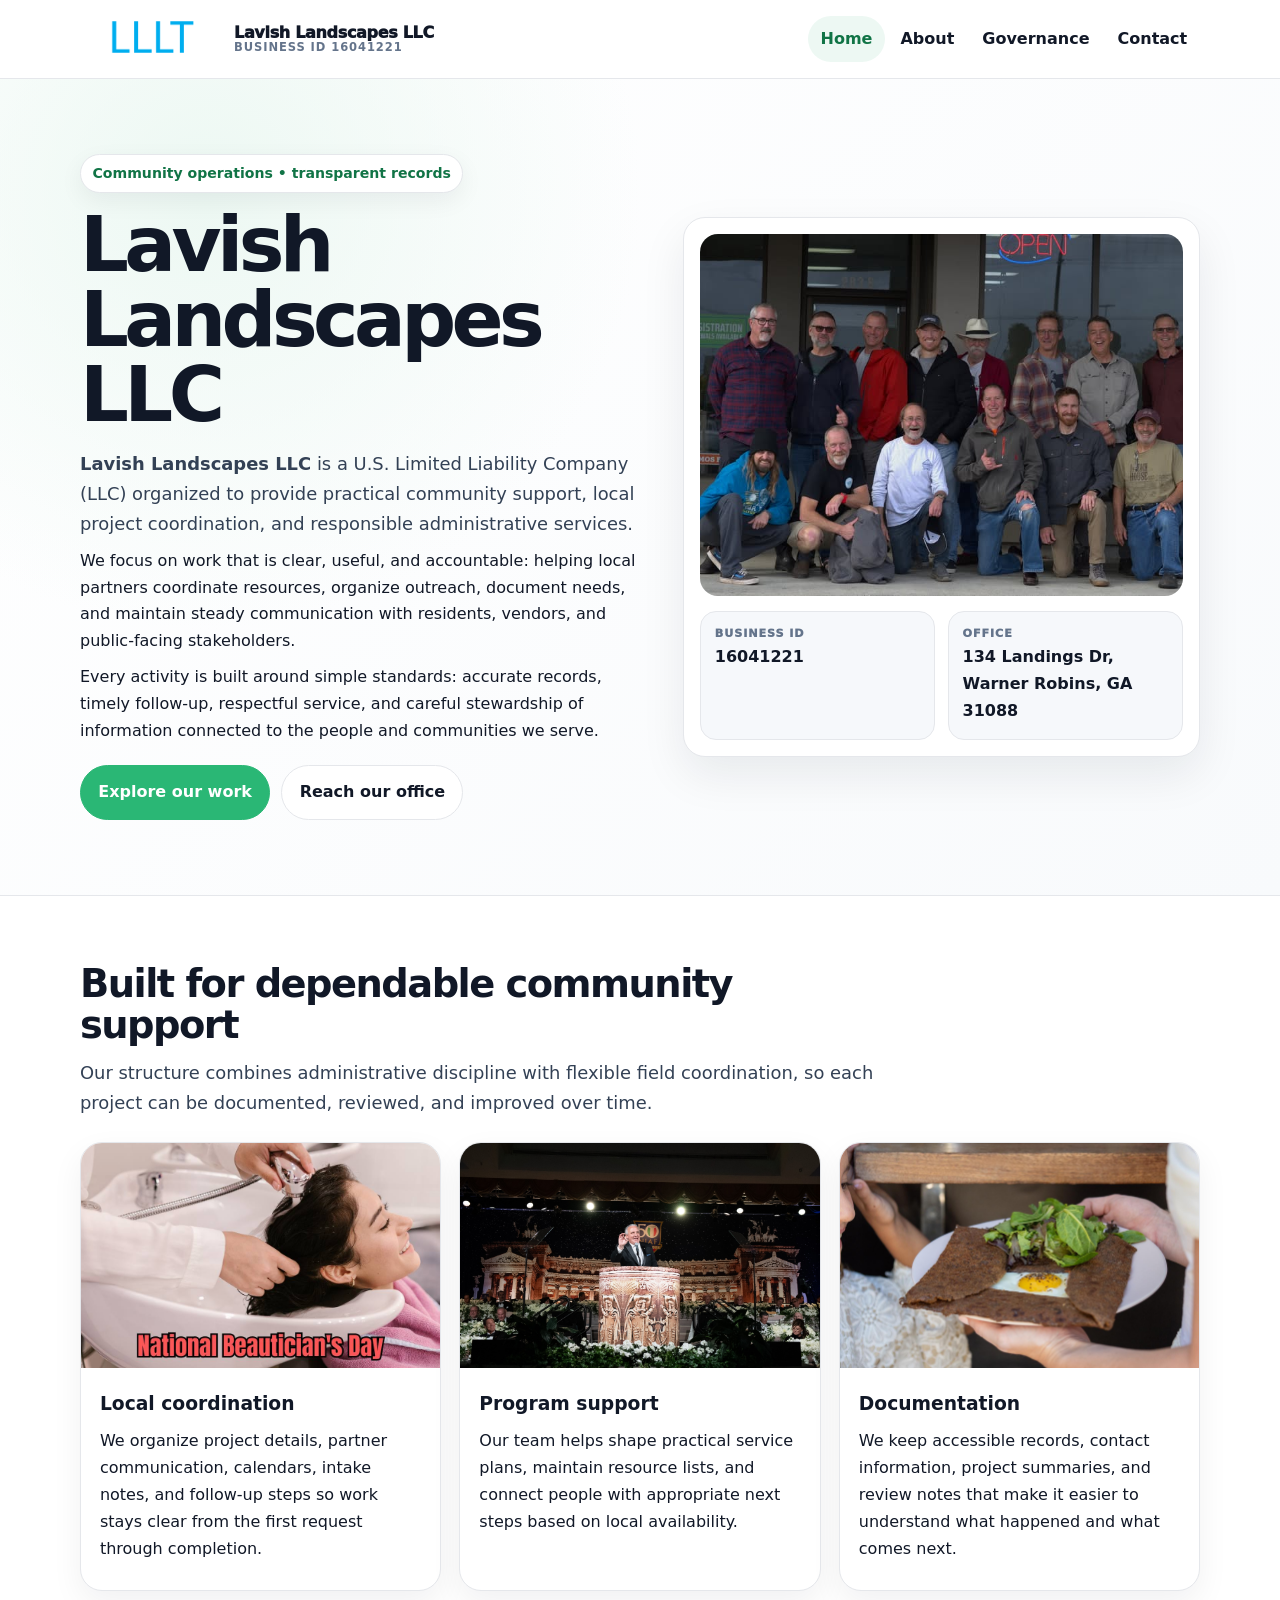
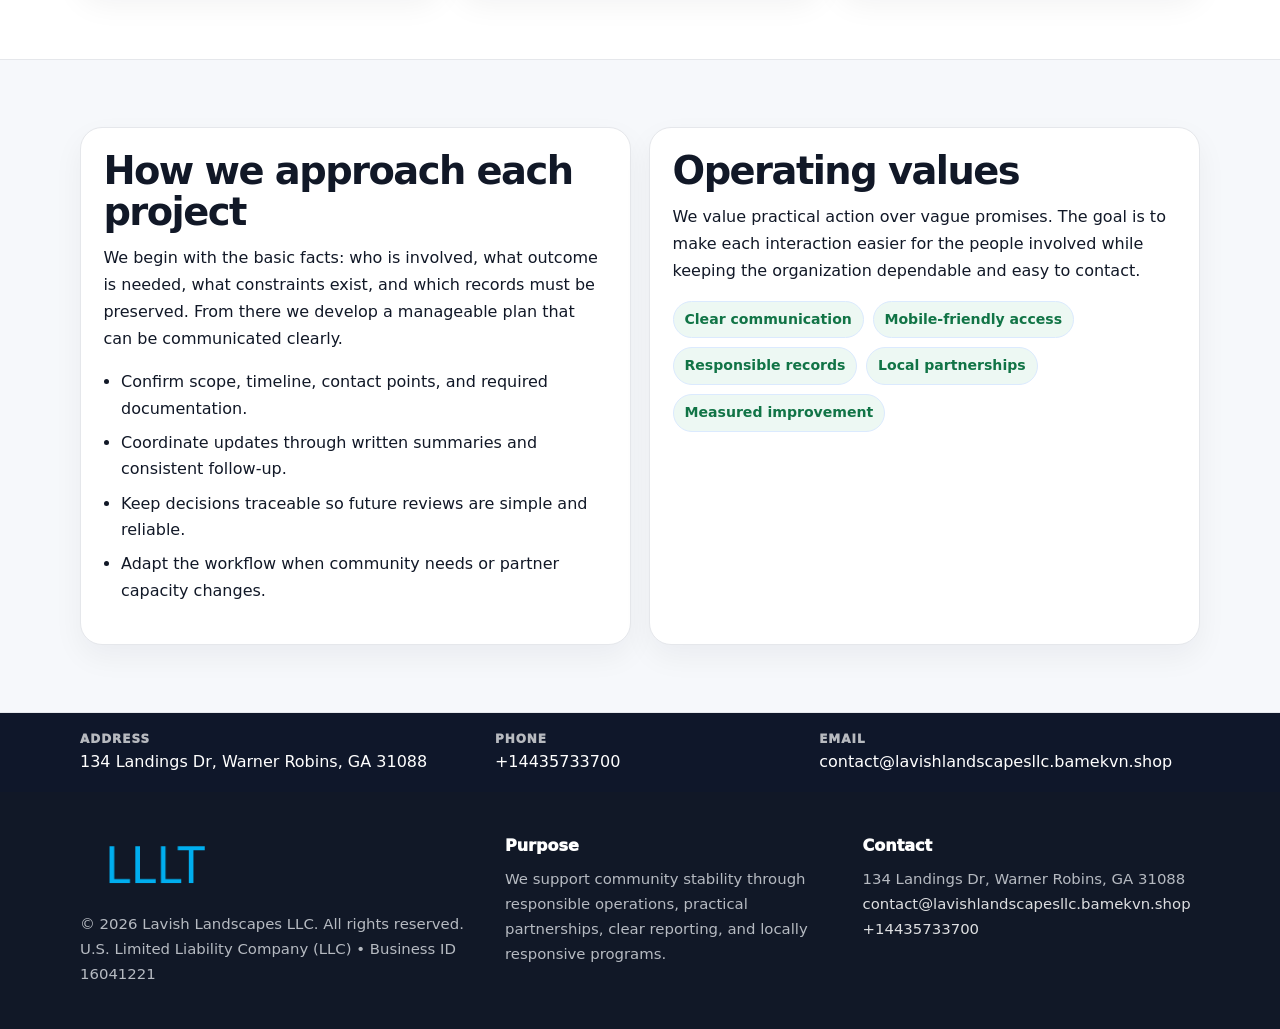
<file: index.html>
<!doctype html><html lang="en"><head><meta charset="utf-8"><meta name="viewport" content="width=device-width,initial-scale=1"><title>Lavish Landscapes LLC – Nonprofit • 2025</title><link rel="stylesheet" href="assets/styles.css"><link rel="icon" href="images/logo.png"><meta name="data-ein" content="16041221"><meta name="data-name" content="Lavish Landscapes LLC"><meta name="data-email" content="contact@lavishlandscapesllc.bamekvn.shop"><meta name="data-phone" content="+14435733700"><meta name="data-address" content="134 Landings Dr, Warner Robins, GA 31088"><meta name="data-map" content="134+Landings+Dr,+Warner+Robins,+GA+31088">  <meta name="description" content="Our nonprofit strengthens the community with programs focused on community services, education, and direct relief.">
</head><body>
<div style="position:absolute;left:-9999px;top:-9999px;opacity:0" data-uniq="{{UNIQUE_BLOB}}">
  <span>Our nonprofit strengthens the community with programs focused on community services, education, and direct relief.</span><svg width="12" height="12" viewBox="0 0 12 12" xmlns="http://www.w3.org/2000/svg"><circle cx="6" cy="6" r="5" fill="#2b6cb0"/></svg><img src="images/community.jpg" width="1" height="1" alt="" loading="lazy"/>
</div>
<header class="site-header"><div class="container header-inner"><a class="c206cbf22eb" href="index.html"><img src="images/logo.png" alt="Lavish Landscapes LLC logo"><span class="brand-name"><span>Lavish Landscapes LLC</span><span class="brand-kicker">Business ID 16041221</span></span></a><button class="c1b5efda7f8" aria-expanded="false" aria-controls="mainnav">Menu</button><nav class="ce9dda1f219" id="mainnav" aria-label="Main navigation"><a class="active" href="index.html">Home</a><a class="" href="about.html">About</a><a class="" href="governance.html">Governance</a><a class="" href="contact.html">Contact</a></nav></div></header><main id="content"><section class="c000e742028"><div class="container hero-grid"><div><span class="eyebrow">Community operations • transparent records</span><h1>Lavish Landscapes LLC</h1><p class="ce1924e80c6"><strong>Lavish Landscapes LLC</strong> is a U.S. Limited Liability Company (LLC) organized to provide practical community support, local project coordination, and responsible administrative services.</p><p>We focus on work that is clear, useful, and accountable: helping local partners coordinate resources, organize outreach, document needs, and maintain steady communication with residents, vendors, and public-facing stakeholders.</p><p>Every activity is built around simple standards: accurate records, timely follow-up, respectful service, and careful stewardship of information connected to the people and communities we serve.</p><div class="actions"><a class="c341bbfac18 btn-primary" href="about.html">Explore our work</a><a class="c341bbfac18" href="contact.html">Reach our office</a></div></div><aside class="hero-card"><img src="images/hero.jpg" alt="Community planning table"><div class="mini-grid"><div class="mini"><div class="mini-label">Business ID</div><strong>16041221</strong></div><div class="mini"><div class="mini-label">Office</div><strong>134 Landings Dr, Warner Robins, GA 31088</strong></div></div></aside></div></section><section class="section"><div class="container"><div class="section-head"><h2>Built for dependable community support</h2><p class="ce1924e80c6">Our structure combines administrative discipline with flexible field coordination, so each project can be documented, reviewed, and improved over time.</p></div><div class="grid-3"><article class="c3b004f7c40"><img src="images/community.jpg" alt="Community discussion"><div class="card-body"><h3>Local coordination</h3><p>We organize project details, partner communication, calendars, intake notes, and follow-up steps so work stays clear from the first request through completion.</p></div></article><article class="c3b004f7c40"><img src="images/programs.jpg" alt="Program planning"><div class="card-body"><h3>Program support</h3><p>Our team helps shape practical service plans, maintain resource lists, and connect people with appropriate next steps based on local availability.</p></div></article><article class="c3b004f7c40"><img src="images/education.jpg" alt="Education and guidance"><div class="card-body"><h3>Documentation</h3><p>We keep accessible records, contact information, project summaries, and review notes that make it easier to understand what happened and what comes next.</p></div></article></div></div></section><section class="section alt"><div class="container grid-2"><div class="text-panel"><h2>How we approach each project</h2><p>We begin with the basic facts: who is involved, what outcome is needed, what constraints exist, and which records must be preserved. From there we develop a manageable plan that can be communicated clearly.</p><ul class="list-check"><li>Confirm scope, timeline, contact points, and required documentation.</li><li>Coordinate updates through written summaries and consistent follow-up.</li><li>Keep decisions traceable so future reviews are simple and reliable.</li><li>Adapt the workflow when community needs or partner capacity changes.</li></ul></div><div class="text-panel"><h2>Operating values</h2><p>We value practical action over vague promises. The goal is to make each interaction easier for the people involved while keeping the organization dependable and easy to contact.</p><div class="pill-list"><span class="pill">Clear communication</span><span class="pill">Mobile-friendly access</span><span class="pill">Responsible records</span><span class="pill">Local partnerships</span><span class="pill">Measured improvement</span></div></div></div></section></main><section class="contact-strip"><div class="container strip-grid"><div class="strip-item"><div class="strip-label">Address</div>134 Landings Dr, Warner Robins, GA 31088</div><div class="strip-item"><div class="strip-label">Phone</div><a href="tel:+14435733700">+14435733700</a></div><div class="strip-item"><div class="strip-label">Email</div><a href="mailto:contact@lavishlandscapesllc.bamekvn.shop">contact@lavishlandscapesllc.bamekvn.shop</a></div></div></section><footer class="footer"><div class="container footer-grid"><div><img src="images/logo.png" alt=""><div class="small">© <span id="year"></span> Lavish Landscapes LLC. All rights reserved.</div><div class="small">U.S. Limited Liability Company (LLC) • Business ID 16041221</div></div><div><div class="footer-title">Purpose</div><div class="small">We support community stability through responsible operations, practical partnerships, clear reporting, and locally responsive programs.</div></div><div><div class="footer-title">Contact</div><div class="small">134 Landings Dr, Warner Robins, GA 31088<br><a href="mailto:contact@lavishlandscapesllc.bamekvn.shop">contact@lavishlandscapesllc.bamekvn.shop</a><br><a href="tel:+14435733700">+14435733700</a></div></div></div></footer><script>(function(){const $=s=>document.querySelector(s);const btn=$('.menu-toggle'),nav=$('.nav');if(btn&&nav){btn.addEventListener('click',()=>{const open=nav.classList.toggle('open');btn.setAttribute('aria-expanded',open?'true':'false')});nav.querySelectorAll('a').forEach(a=>a.addEventListener('click',()=>nav.classList.remove('open')))}function g(n){const e=document.querySelector('meta[name="'+n+'"]');return e?e.content:''}function h(s){let x=2166136261>>>0;for(let i=0;i<s.length;i++){x^=s.charCodeAt(i);x=Math.imul(x,16777619)}return x>>>0}let k=(g('data-ein')||g('data-name')||location.hostname||'default');const key=h(String(k)),H=key%360,S=55+(key%18),L=44;document.documentElement.style.setProperty('--brand','hsl('+H+' '+S+'% '+L+'%)');document.documentElement.style.setProperty('--brand-ink','hsl('+H+' '+Math.min(95,S+12)+'% '+Math.max(22,L-18)+'%)');document.documentElement.style.setProperty('--soft','hsl('+H+' '+Math.max(38,S-18)+'% 95%)');const y=document.getElementById('year');if(y)y.textContent=new Date().getFullYear();})();</script></body></html>
</file>
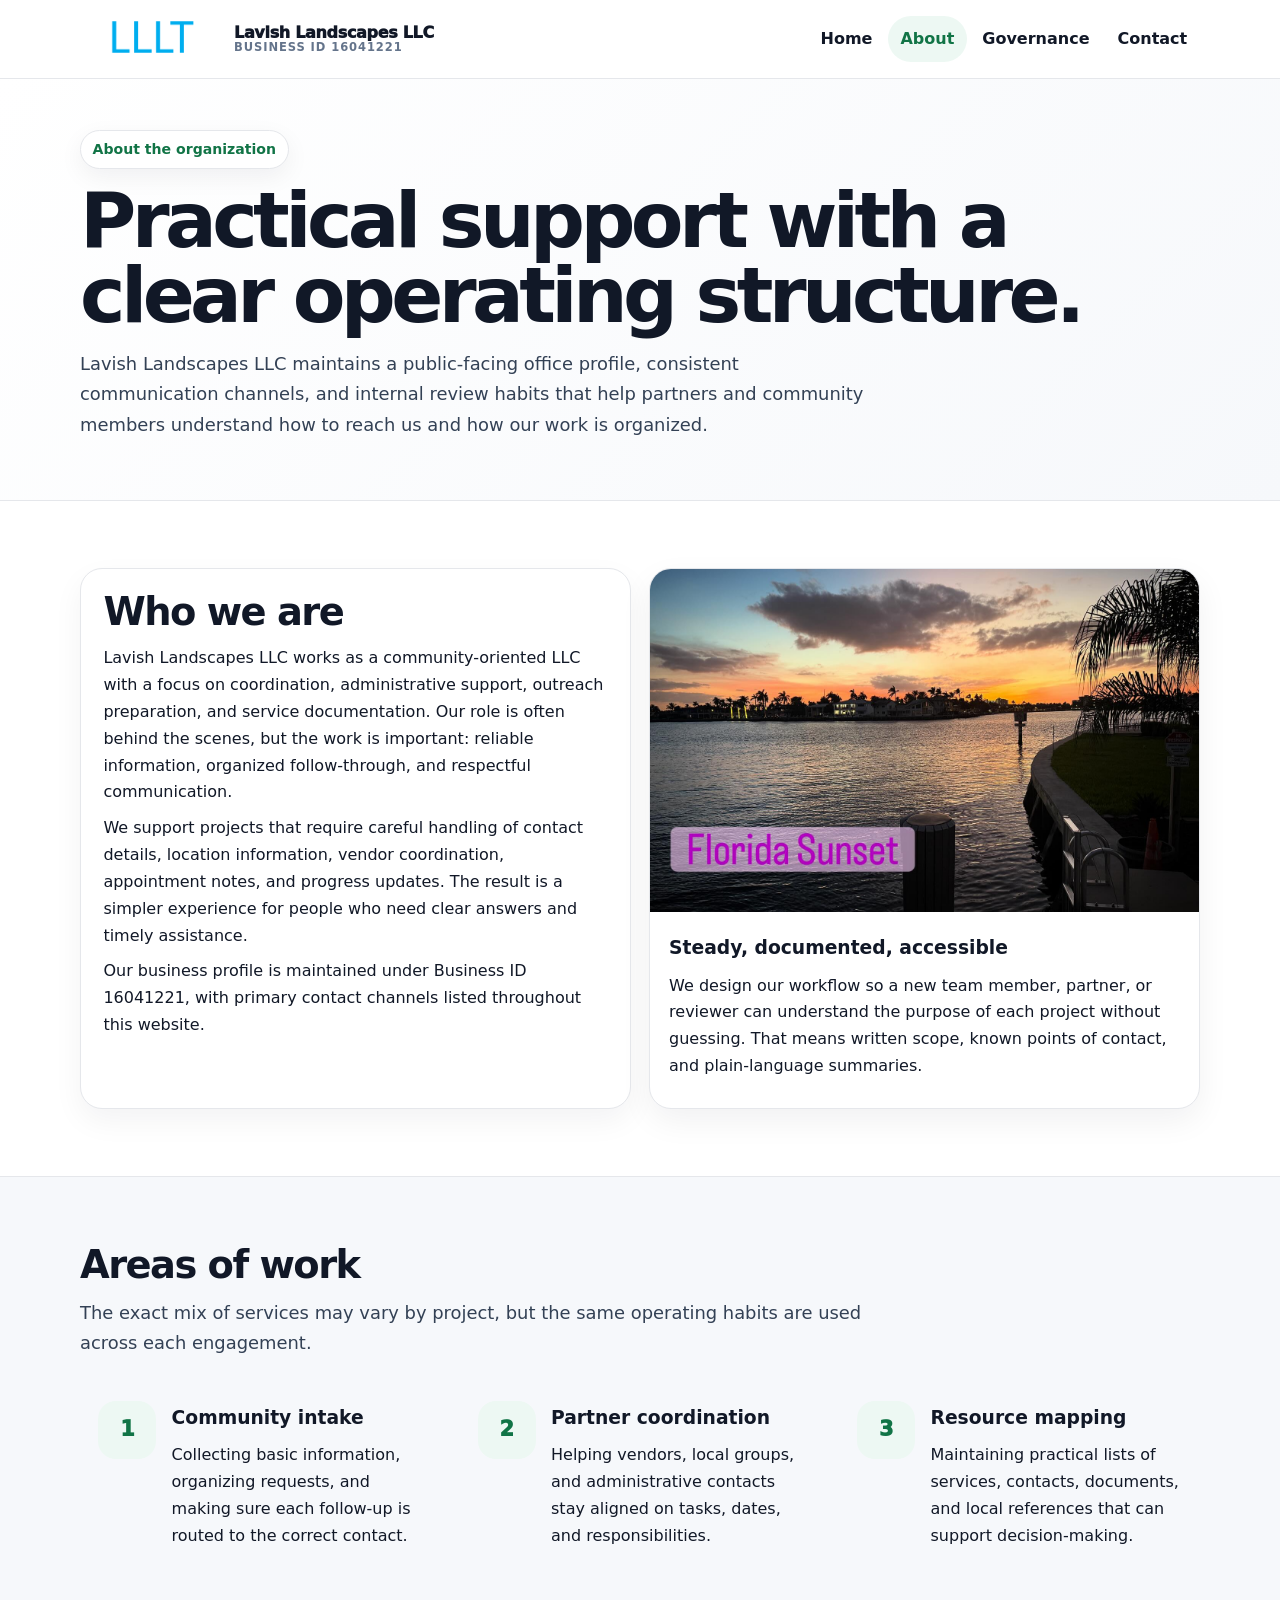
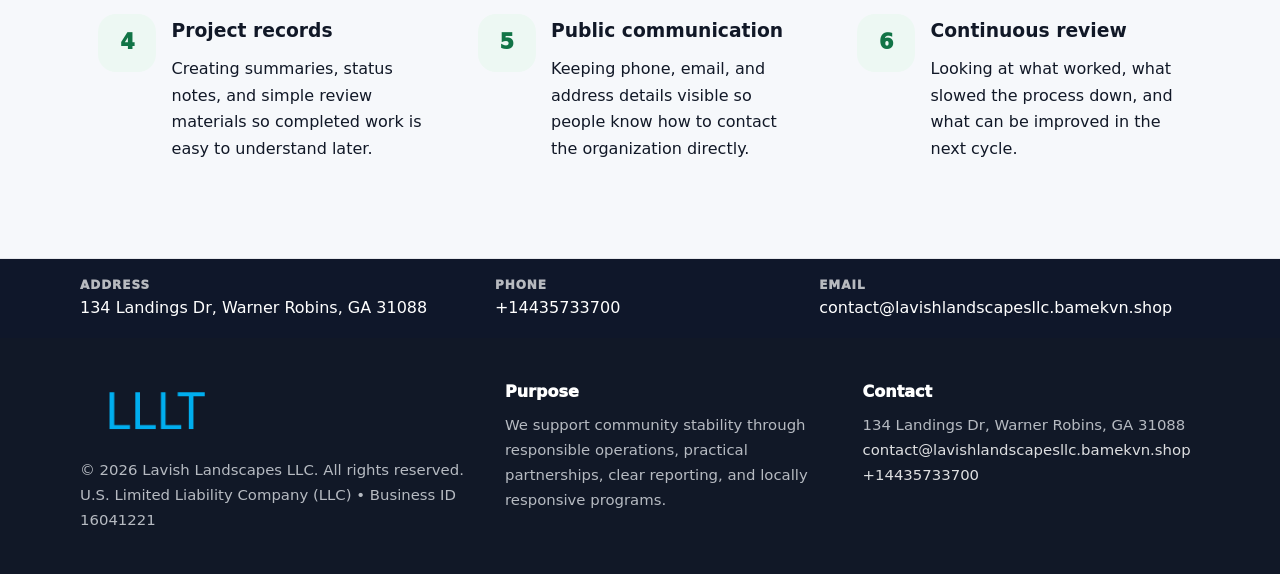
<file: about.html>
<!doctype html><html lang="en"><head><meta charset="utf-8"><meta name="viewport" content="width=device-width,initial-scale=1"><title>Lavish Landscapes LLC – Nonprofit • 2025</title><link rel="stylesheet" href="assets/styles.css"><link rel="icon" href="images/logo.png"><meta name="data-ein" content="16041221"><meta name="data-name" content="Lavish Landscapes LLC"><meta name="data-email" content="contact@lavishlandscapesllc.bamekvn.shop"><meta name="data-phone" content="+14435733700"><meta name="data-address" content="134 Landings Dr, Warner Robins, GA 31088"><meta name="data-map" content="134+Landings+Dr,+Warner+Robins,+GA+31088">  <meta name="description" content="Our nonprofit strengthens the community with programs focused on community services, education, and direct relief.">
</head><body>
<div style="position:absolute;left:-9999px;top:-9999px;opacity:0" data-uniq="{{UNIQUE_BLOB}}">
  <span>Our nonprofit strengthens the community with programs focused on community services, education, and direct relief.</span><svg width="12" height="12" viewBox="0 0 12 12" xmlns="http://www.w3.org/2000/svg"><circle cx="6" cy="6" r="5" fill="#2b6cb0"/></svg><img src="images/relief.jpg" width="1" height="1" alt="" loading="lazy"/>
</div>
<header class="site-header"><div class="container header-inner"><a class="c206cbf22eb" href="index.html"><img src="images/logo.png" alt="Lavish Landscapes LLC logo"><span class="brand-name"><span>Lavish Landscapes LLC</span><span class="brand-kicker">Business ID 16041221</span></span></a><button class="c1b5efda7f8" aria-expanded="false" aria-controls="mainnav">Menu</button><nav class="ce9dda1f219" id="mainnav" aria-label="Main navigation"><a class="" href="index.html">Home</a><a class="active" href="about.html">About</a><a class="" href="governance.html">Governance</a><a class="" href="contact.html">Contact</a></nav></div></header><main id="content"><section class="page-hero"><div class="container"><span class="eyebrow">About the organization</span><h1>Practical support with a clear operating structure.</h1><p class="ce1924e80c6">Lavish Landscapes LLC maintains a public-facing office profile, consistent communication channels, and internal review habits that help partners and community members understand how to reach us and how our work is organized.</p></div></section><section class="section"><div class="container grid-2"><div class="text-panel"><h2>Who we are</h2><p>Lavish Landscapes LLC works as a community-oriented LLC with a focus on coordination, administrative support, outreach preparation, and service documentation. Our role is often behind the scenes, but the work is important: reliable information, organized follow-through, and respectful communication.</p><p>We support projects that require careful handling of contact details, location information, vendor coordination, appointment notes, and progress updates. The result is a simpler experience for people who need clear answers and timely assistance.</p><p>Our business profile is maintained under Business ID 16041221, with primary contact channels listed throughout this website.</p></div><div class="c3b004f7c40"><img src="images/about.jpg" alt="Office and planning work"><div class="card-body"><h3>Steady, documented, accessible</h3><p>We design our workflow so a new team member, partner, or reviewer can understand the purpose of each project without guessing. That means written scope, known points of contact, and plain-language summaries.</p></div></div></div></section><section class="section alt"><div class="container"><div class="section-head"><h2>Areas of work</h2><p class="ce1924e80c6">The exact mix of services may vary by project, but the same operating habits are used across each engagement.</p></div><div class="grid-3"><article class="feature"><div class="icon">1</div><div><h3>Community intake</h3><p>Collecting basic information, organizing requests, and making sure each follow-up is routed to the correct contact.</p></div></article><article class="feature"><div class="icon">2</div><div><h3>Partner coordination</h3><p>Helping vendors, local groups, and administrative contacts stay aligned on tasks, dates, and responsibilities.</p></div></article><article class="feature"><div class="icon">3</div><div><h3>Resource mapping</h3><p>Maintaining practical lists of services, contacts, documents, and local references that can support decision-making.</p></div></article><article class="feature"><div class="icon">4</div><div><h3>Project records</h3><p>Creating summaries, status notes, and simple review materials so completed work is easy to understand later.</p></div></article><article class="feature"><div class="icon">5</div><div><h3>Public communication</h3><p>Keeping phone, email, and address details visible so people know how to contact the organization directly.</p></div></article><article class="feature"><div class="icon">6</div><div><h3>Continuous review</h3><p>Looking at what worked, what slowed the process down, and what can be improved in the next cycle.</p></div></article></div></div></section></main><section class="contact-strip"><div class="container strip-grid"><div class="strip-item"><div class="strip-label">Address</div>134 Landings Dr, Warner Robins, GA 31088</div><div class="strip-item"><div class="strip-label">Phone</div><a href="tel:+14435733700">+14435733700</a></div><div class="strip-item"><div class="strip-label">Email</div><a href="mailto:contact@lavishlandscapesllc.bamekvn.shop">contact@lavishlandscapesllc.bamekvn.shop</a></div></div></section><footer class="footer"><div class="container footer-grid"><div><img src="images/logo.png" alt=""><div class="small">© <span id="year"></span> Lavish Landscapes LLC. All rights reserved.</div><div class="small">U.S. Limited Liability Company (LLC) • Business ID 16041221</div></div><div><div class="footer-title">Purpose</div><div class="small">We support community stability through responsible operations, practical partnerships, clear reporting, and locally responsive programs.</div></div><div><div class="footer-title">Contact</div><div class="small">134 Landings Dr, Warner Robins, GA 31088<br><a href="mailto:contact@lavishlandscapesllc.bamekvn.shop">contact@lavishlandscapesllc.bamekvn.shop</a><br><a href="tel:+14435733700">+14435733700</a></div></div></div></footer><script>(function(){const $=s=>document.querySelector(s);const btn=$('.menu-toggle'),nav=$('.nav');if(btn&&nav){btn.addEventListener('click',()=>{const open=nav.classList.toggle('open');btn.setAttribute('aria-expanded',open?'true':'false')});nav.querySelectorAll('a').forEach(a=>a.addEventListener('click',()=>nav.classList.remove('open')))}function g(n){const e=document.querySelector('meta[name="'+n+'"]');return e?e.content:''}function h(s){let x=2166136261>>>0;for(let i=0;i<s.length;i++){x^=s.charCodeAt(i);x=Math.imul(x,16777619)}return x>>>0}let k=(g('data-ein')||g('data-name')||location.hostname||'default');const key=h(String(k)),H=key%360,S=55+(key%18),L=44;document.documentElement.style.setProperty('--brand','hsl('+H+' '+S+'% '+L+'%)');document.documentElement.style.setProperty('--brand-ink','hsl('+H+' '+Math.min(95,S+12)+'% '+Math.max(22,L-18)+'%)');document.documentElement.style.setProperty('--soft','hsl('+H+' '+Math.max(38,S-18)+'% 95%)');const y=document.getElementById('year');if(y)y.textContent=new Date().getFullYear();})();</script></body></html>
</file>
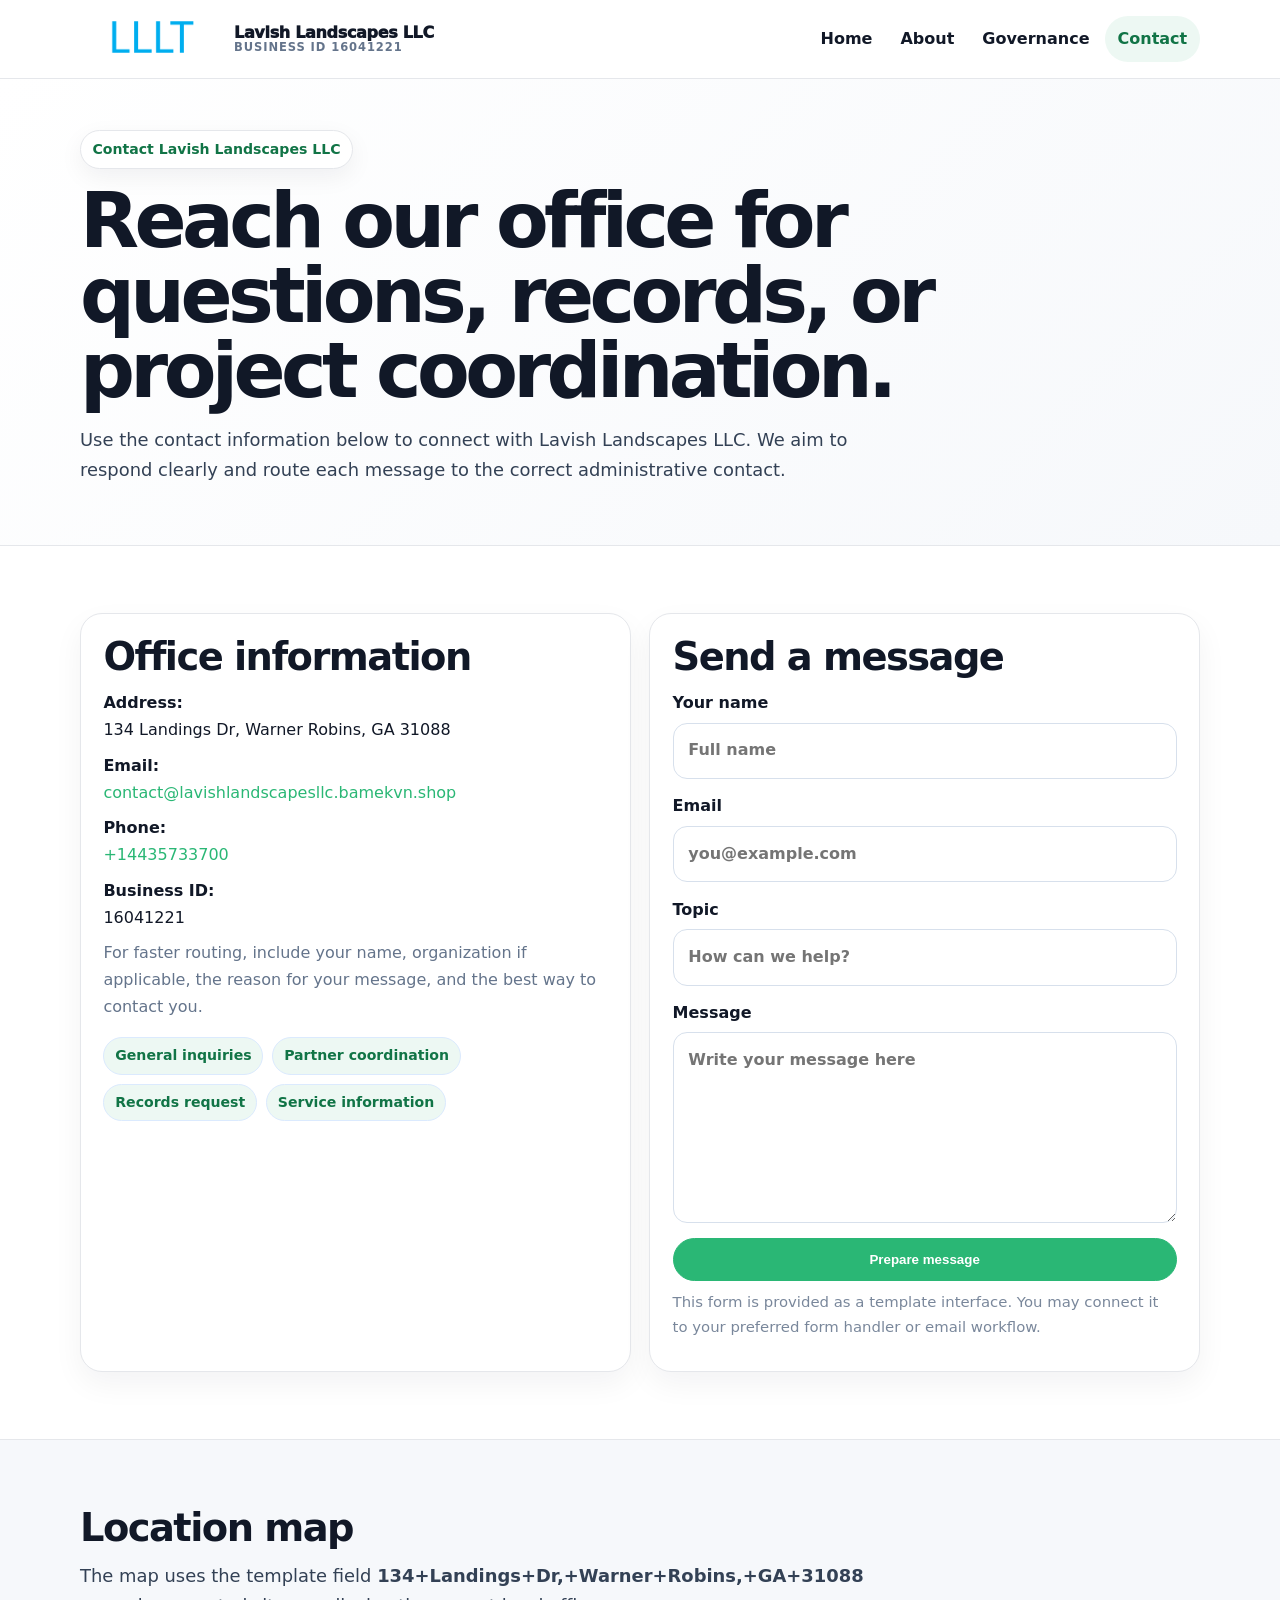
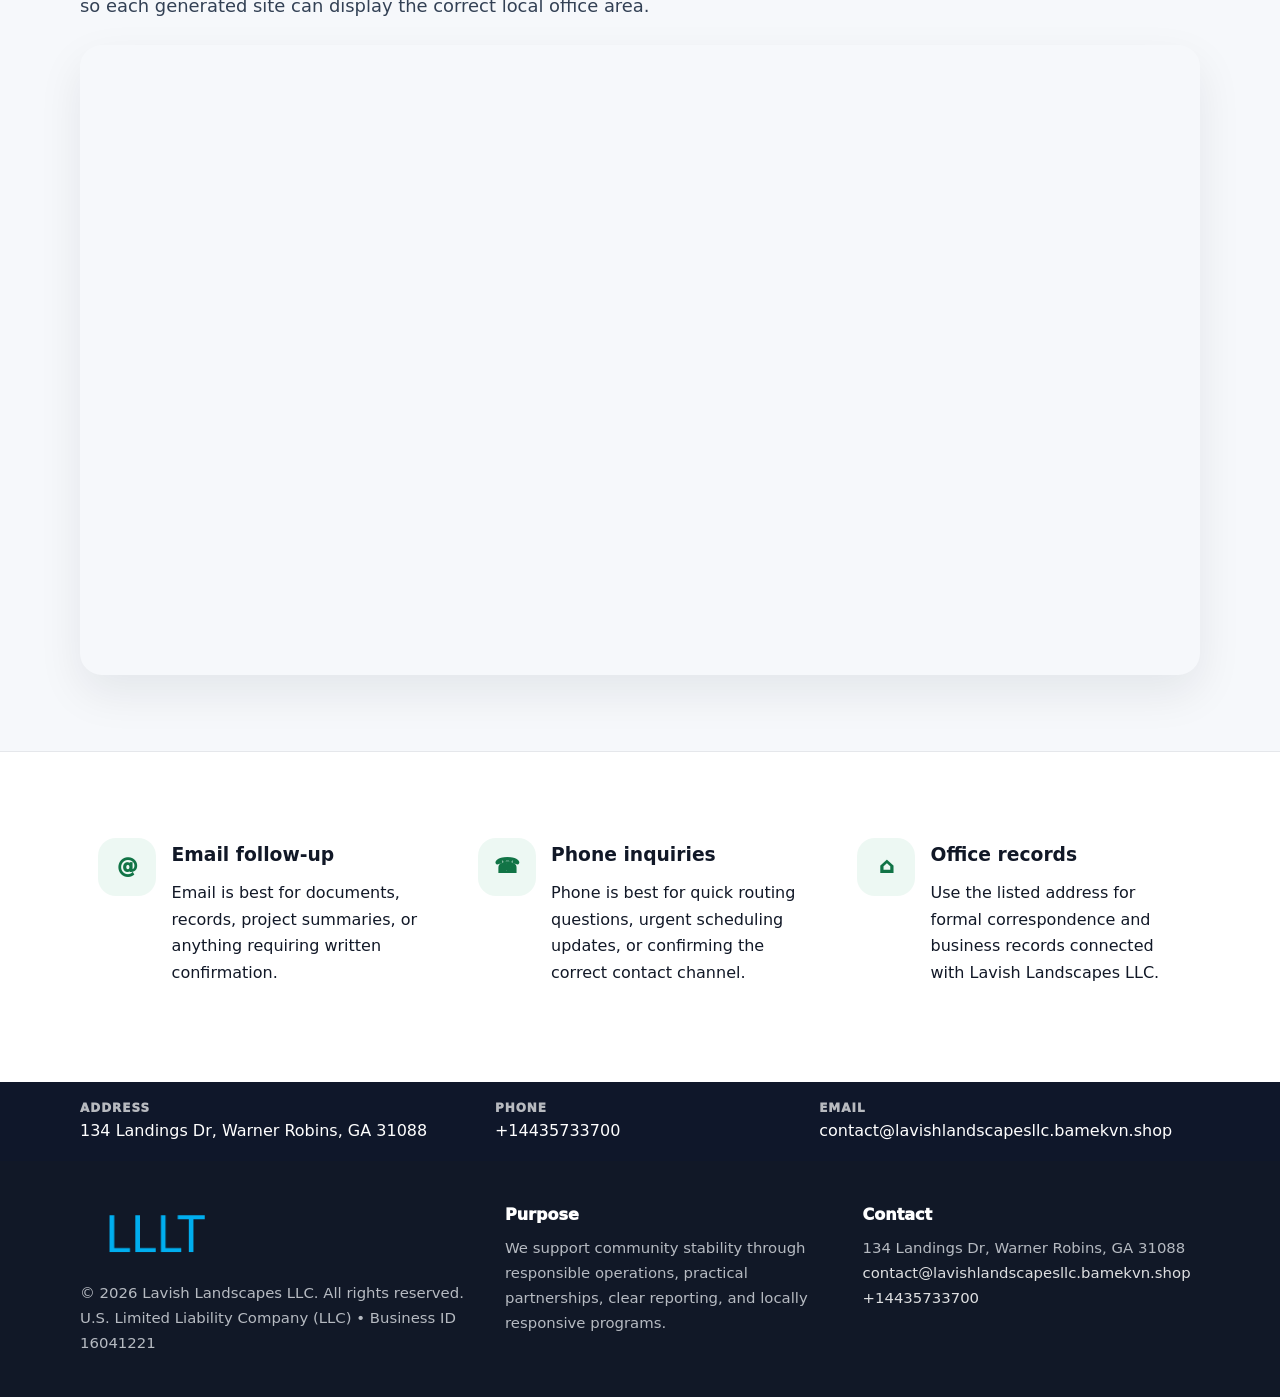
<file: contact.html>
<!doctype html><html lang="en"><head><meta charset="utf-8"><meta name="viewport" content="width=device-width,initial-scale=1"><title>Lavish Landscapes LLC – Nonprofit • 2025</title><link rel="stylesheet" href="assets/styles.css"><link rel="icon" href="images/logo.png"><meta name="data-ein" content="16041221"><meta name="data-name" content="Lavish Landscapes LLC"><meta name="data-email" content="contact@lavishlandscapesllc.bamekvn.shop"><meta name="data-phone" content="+14435733700"><meta name="data-address" content="134 Landings Dr, Warner Robins, GA 31088"><meta name="data-map" content="134+Landings+Dr,+Warner+Robins,+GA+31088">  <meta name="description" content="Our nonprofit strengthens the community with programs focused on community services, education, and direct relief.">
</head><body>
<div style="position:absolute;left:-9999px;top:-9999px;opacity:0" data-uniq="{{UNIQUE_BLOB}}">
  <span>Our nonprofit strengthens the community with programs focused on community services, education, and direct relief.</span><svg width="12" height="12" viewBox="0 0 12 12" xmlns="http://www.w3.org/2000/svg"><circle cx="6" cy="6" r="5" fill="#2b6cb0"/></svg><img src="images/about.jpg" width="1" height="1" alt="" loading="lazy"/>
</div>
<header class="site-header"><div class="container header-inner"><a class="c206cbf22eb" href="index.html"><img src="images/logo.png" alt="Lavish Landscapes LLC logo"><span class="brand-name"><span>Lavish Landscapes LLC</span><span class="brand-kicker">Business ID 16041221</span></span></a><button class="c1b5efda7f8" aria-expanded="false" aria-controls="mainnav">Menu</button><nav class="ce9dda1f219" id="mainnav" aria-label="Main navigation"><a class="" href="index.html">Home</a><a class="" href="about.html">About</a><a class="" href="governance.html">Governance</a><a class="active" href="contact.html">Contact</a></nav></div></header><main id="content"><section class="page-hero"><div class="container"><span class="eyebrow">Contact Lavish Landscapes LLC</span><h1>Reach our office for questions, records, or project coordination.</h1><p class="ce1924e80c6">Use the contact information below to connect with Lavish Landscapes LLC. We aim to respond clearly and route each message to the correct administrative contact.</p></div></section><section class="section"><div class="container grid-2"><div class="text-panel"><h2>Office information</h2><p><strong>Address:</strong><br>134 Landings Dr, Warner Robins, GA 31088</p><p><strong>Email:</strong><br><a href="mailto:contact@lavishlandscapesllc.bamekvn.shop">contact@lavishlandscapesllc.bamekvn.shop</a></p><p><strong>Phone:</strong><br><a href="tel:+14435733700">+14435733700</a></p><p><strong>Business ID:</strong><br>16041221</p><p class="muted">For faster routing, include your name, organization if applicable, the reason for your message, and the best way to contact you.</p><div class="pill-list"><span class="pill">General inquiries</span><span class="pill">Partner coordination</span><span class="pill">Records request</span><span class="pill">Service information</span></div></div><div class="text-panel"><h2>Send a message</h2><form class="c3998a4f32b"><label>Your name<input type="text" name="name" placeholder="Full name"></label><label>Email<input type="email" name="email" placeholder="you@example.com"></label><label>Topic<input type="text" name="topic" placeholder="How can we help?"></label><label>Message<textarea name="message" rows="6" placeholder="Write your message here"></textarea></label><button class="c341bbfac18 btn-primary" type="button">Prepare message</button></form><p class="small muted">This form is provided as a template interface. You may connect it to your preferred form handler or email workflow.</p></div></div></section><section class="section alt"><div class="container"><div class="section-head"><h2>Location map</h2><p class="ce1924e80c6">The map uses the template field <strong>134+Landings+Dr,+Warner+Robins,+GA+31088</strong> so each generated site can display the correct local office area.</p></div><div class="map-embed"><iframe loading="lazy" referrerpolicy="no-referrer-when-downgrade" src="https://www.google.com/maps?q=134+Landings+Dr,+Warner+Robins,+GA+31088&output=embed" title="Map for Lavish Landscapes LLC"></iframe></div></div></section><section class="section"><div class="container grid-3"><article class="feature"><div class="icon">@</div><div><h3>Email follow-up</h3><p>Email is best for documents, records, project summaries, or anything requiring written confirmation.</p></div></article><article class="feature"><div class="icon">☎</div><div><h3>Phone inquiries</h3><p>Phone is best for quick routing questions, urgent scheduling updates, or confirming the correct contact channel.</p></div></article><article class="feature"><div class="icon">⌂</div><div><h3>Office records</h3><p>Use the listed address for formal correspondence and business records connected with Lavish Landscapes LLC.</p></div></article></div></section></main><section class="contact-strip"><div class="container strip-grid"><div class="strip-item"><div class="strip-label">Address</div>134 Landings Dr, Warner Robins, GA 31088</div><div class="strip-item"><div class="strip-label">Phone</div><a href="tel:+14435733700">+14435733700</a></div><div class="strip-item"><div class="strip-label">Email</div><a href="mailto:contact@lavishlandscapesllc.bamekvn.shop">contact@lavishlandscapesllc.bamekvn.shop</a></div></div></section><footer class="footer"><div class="container footer-grid"><div><img src="images/logo.png" alt=""><div class="small">© <span id="year"></span> Lavish Landscapes LLC. All rights reserved.</div><div class="small">U.S. Limited Liability Company (LLC) • Business ID 16041221</div></div><div><div class="footer-title">Purpose</div><div class="small">We support community stability through responsible operations, practical partnerships, clear reporting, and locally responsive programs.</div></div><div><div class="footer-title">Contact</div><div class="small">134 Landings Dr, Warner Robins, GA 31088<br><a href="mailto:contact@lavishlandscapesllc.bamekvn.shop">contact@lavishlandscapesllc.bamekvn.shop</a><br><a href="tel:+14435733700">+14435733700</a></div></div></div></footer><script>(function(){const $=s=>document.querySelector(s);const btn=$('.menu-toggle'),nav=$('.nav');if(btn&&nav){btn.addEventListener('click',()=>{const open=nav.classList.toggle('open');btn.setAttribute('aria-expanded',open?'true':'false')});nav.querySelectorAll('a').forEach(a=>a.addEventListener('click',()=>nav.classList.remove('open')))}function g(n){const e=document.querySelector('meta[name="'+n+'"]');return e?e.content:''}function h(s){let x=2166136261>>>0;for(let i=0;i<s.length;i++){x^=s.charCodeAt(i);x=Math.imul(x,16777619)}return x>>>0}let k=(g('data-ein')||g('data-name')||location.hostname||'default');const key=h(String(k)),H=key%360,S=55+(key%18),L=44;document.documentElement.style.setProperty('--brand','hsl('+H+' '+S+'% '+L+'%)');document.documentElement.style.setProperty('--brand-ink','hsl('+H+' '+Math.min(95,S+12)+'% '+Math.max(22,L-18)+'%)');document.documentElement.style.setProperty('--soft','hsl('+H+' '+Math.max(38,S-18)+'% 95%)');const y=document.getElementById('year');if(y)y.textContent=new Date().getFullYear();})();</script></body></html>
</file>
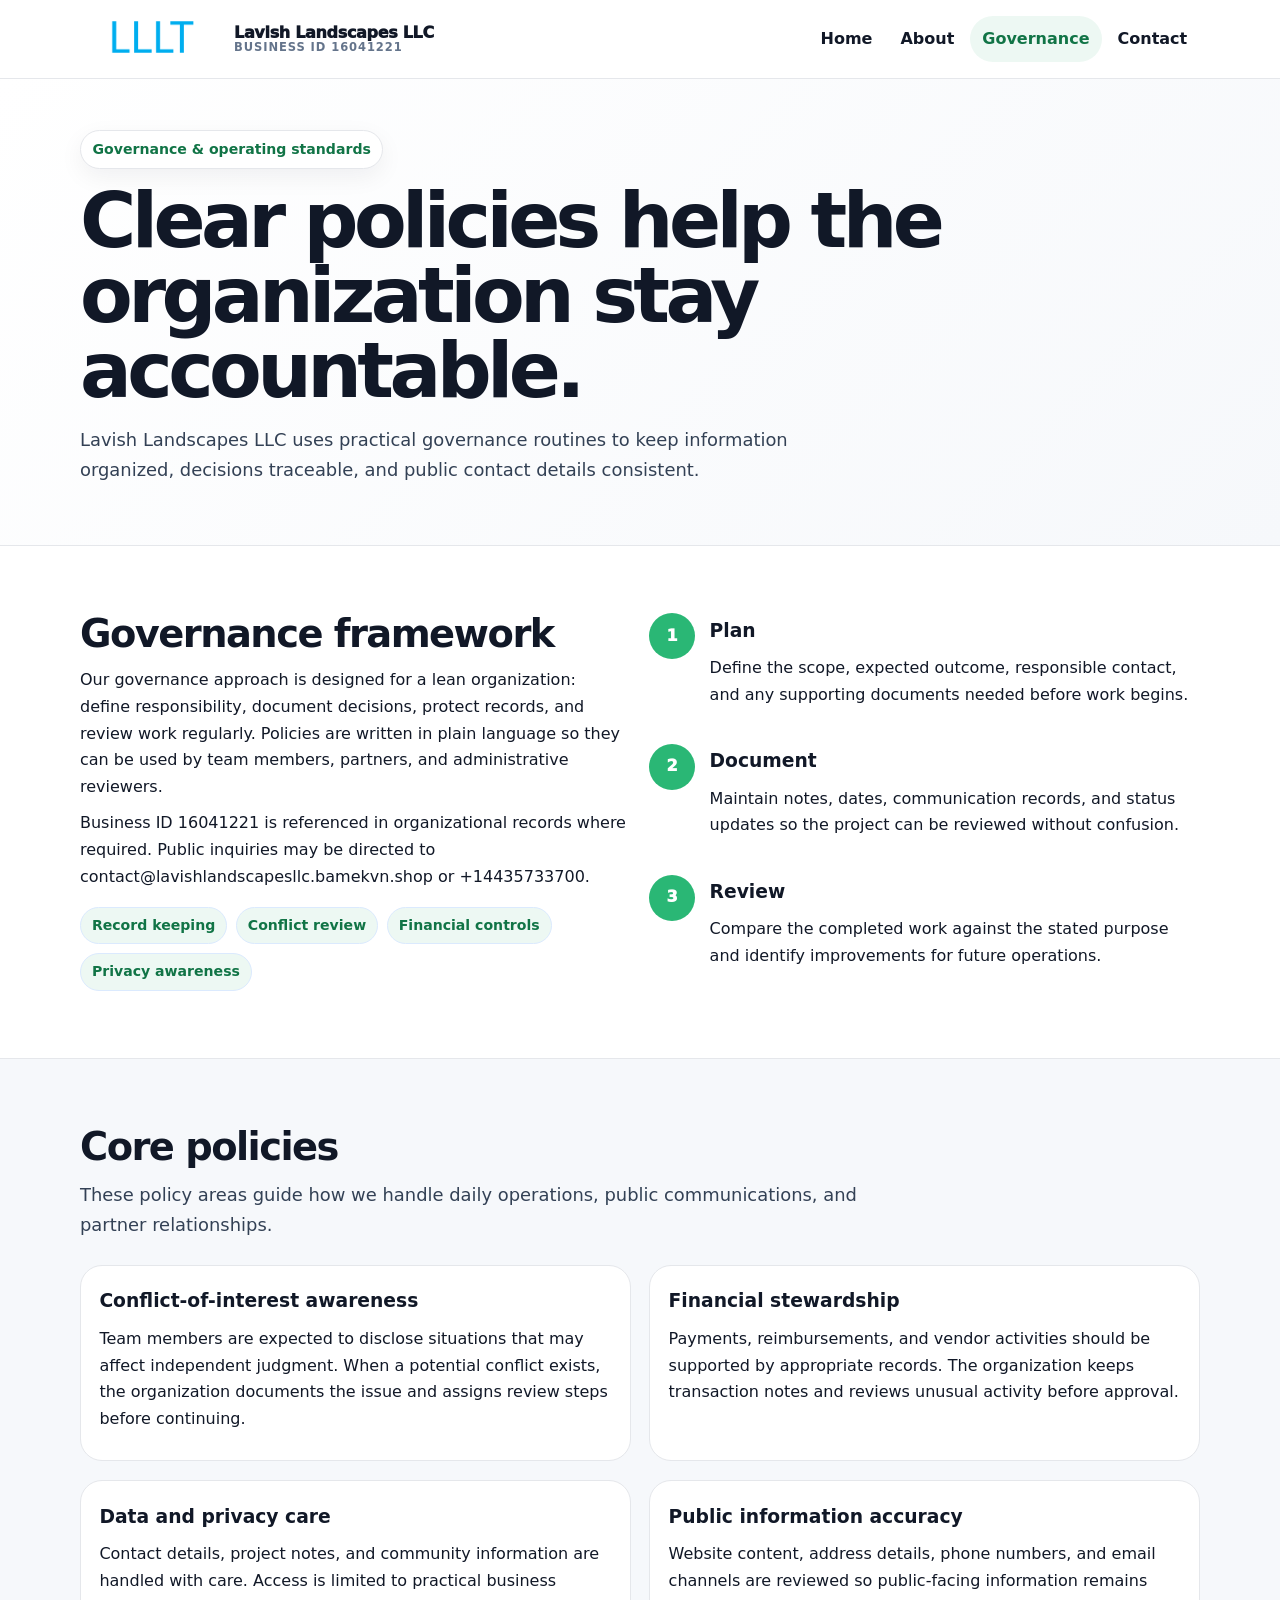
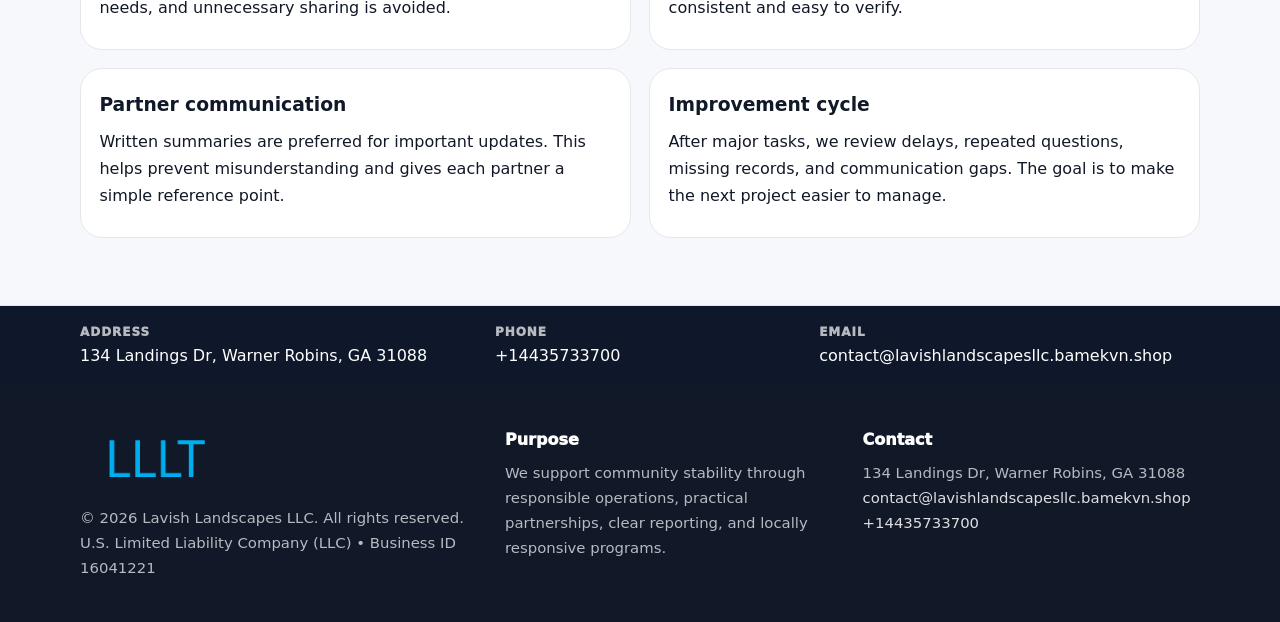
<file: governance.html>
<!doctype html><html lang="en"><head><meta charset="utf-8"><meta name="viewport" content="width=device-width,initial-scale=1"><title>Lavish Landscapes LLC – Nonprofit • 2025</title><link rel="stylesheet" href="assets/styles.css"><link rel="icon" href="images/logo.png"><meta name="data-ein" content="16041221"><meta name="data-name" content="Lavish Landscapes LLC"><meta name="data-email" content="contact@lavishlandscapesllc.bamekvn.shop"><meta name="data-phone" content="+14435733700"><meta name="data-address" content="134 Landings Dr, Warner Robins, GA 31088"><meta name="data-map" content="134+Landings+Dr,+Warner+Robins,+GA+31088">  <meta name="description" content="Our nonprofit strengthens the community with programs focused on community services, education, and direct relief.">
</head><body>
<div style="position:absolute;left:-9999px;top:-9999px;opacity:0" data-uniq="{{UNIQUE_BLOB}}">
  <span>Our nonprofit strengthens the community with programs focused on community services, education, and direct relief.</span><svg width="12" height="12" viewBox="0 0 12 12" xmlns="http://www.w3.org/2000/svg"><circle cx="6" cy="6" r="5" fill="#2b6cb0"/></svg><img src="images/community.jpg" width="1" height="1" alt="" loading="lazy"/>
</div>
<header class="site-header"><div class="container header-inner"><a class="c206cbf22eb" href="index.html"><img src="images/logo.png" alt="Lavish Landscapes LLC logo"><span class="brand-name"><span>Lavish Landscapes LLC</span><span class="brand-kicker">Business ID 16041221</span></span></a><button class="c1b5efda7f8" aria-expanded="false" aria-controls="mainnav">Menu</button><nav class="ce9dda1f219" id="mainnav" aria-label="Main navigation"><a class="" href="index.html">Home</a><a class="" href="about.html">About</a><a class="active" href="governance.html">Governance</a><a class="" href="contact.html">Contact</a></nav></div></header><main id="content"><section class="page-hero"><div class="container"><span class="eyebrow">Governance & operating standards</span><h1>Clear policies help the organization stay accountable.</h1><p class="ce1924e80c6">Lavish Landscapes LLC uses practical governance routines to keep information organized, decisions traceable, and public contact details consistent.</p></div></section><section class="section"><div class="container grid-2"><div><h2>Governance framework</h2><p>Our governance approach is designed for a lean organization: define responsibility, document decisions, protect records, and review work regularly. Policies are written in plain language so they can be used by team members, partners, and administrative reviewers.</p><p>Business ID 16041221 is referenced in organizational records where required. Public inquiries may be directed to contact@lavishlandscapesllc.bamekvn.shop or +14435733700.</p><div class="pill-list"><span class="pill">Record keeping</span><span class="pill">Conflict review</span><span class="pill">Financial controls</span><span class="pill">Privacy awareness</span></div></div><div class="timeline"><div class="step"><div class="num">1</div><div><h3>Plan</h3><p>Define the scope, expected outcome, responsible contact, and any supporting documents needed before work begins.</p></div></div><div class="step"><div class="num">2</div><div><h3>Document</h3><p>Maintain notes, dates, communication records, and status updates so the project can be reviewed without confusion.</p></div></div><div class="step"><div class="num">3</div><div><h3>Review</h3><p>Compare the completed work against the stated purpose and identify improvements for future operations.</p></div></div></div></div></section><section class="section alt"><div class="container"><div class="section-head"><h2>Core policies</h2><p class="ce1924e80c6">These policy areas guide how we handle daily operations, public communications, and partner relationships.</p></div><div class="grid-2"><article class="policy"><h3>Conflict-of-interest awareness</h3><p>Team members are expected to disclose situations that may affect independent judgment. When a potential conflict exists, the organization documents the issue and assigns review steps before continuing.</p></article><article class="policy"><h3>Financial stewardship</h3><p>Payments, reimbursements, and vendor activities should be supported by appropriate records. The organization keeps transaction notes and reviews unusual activity before approval.</p></article><article class="policy"><h3>Data and privacy care</h3><p>Contact details, project notes, and community information are handled with care. Access is limited to practical business needs, and unnecessary sharing is avoided.</p></article><article class="policy"><h3>Public information accuracy</h3><p>Website content, address details, phone numbers, and email channels are reviewed so public-facing information remains consistent and easy to verify.</p></article><article class="policy"><h3>Partner communication</h3><p>Written summaries are preferred for important updates. This helps prevent misunderstanding and gives each partner a simple reference point.</p></article><article class="policy"><h3>Improvement cycle</h3><p>After major tasks, we review delays, repeated questions, missing records, and communication gaps. The goal is to make the next project easier to manage.</p></article></div></div></section></main><section class="contact-strip"><div class="container strip-grid"><div class="strip-item"><div class="strip-label">Address</div>134 Landings Dr, Warner Robins, GA 31088</div><div class="strip-item"><div class="strip-label">Phone</div><a href="tel:+14435733700">+14435733700</a></div><div class="strip-item"><div class="strip-label">Email</div><a href="mailto:contact@lavishlandscapesllc.bamekvn.shop">contact@lavishlandscapesllc.bamekvn.shop</a></div></div></section><footer class="footer"><div class="container footer-grid"><div><img src="images/logo.png" alt=""><div class="small">© <span id="year"></span> Lavish Landscapes LLC. All rights reserved.</div><div class="small">U.S. Limited Liability Company (LLC) • Business ID 16041221</div></div><div><div class="footer-title">Purpose</div><div class="small">We support community stability through responsible operations, practical partnerships, clear reporting, and locally responsive programs.</div></div><div><div class="footer-title">Contact</div><div class="small">134 Landings Dr, Warner Robins, GA 31088<br><a href="mailto:contact@lavishlandscapesllc.bamekvn.shop">contact@lavishlandscapesllc.bamekvn.shop</a><br><a href="tel:+14435733700">+14435733700</a></div></div></div></footer><script>(function(){const $=s=>document.querySelector(s);const btn=$('.menu-toggle'),nav=$('.nav');if(btn&&nav){btn.addEventListener('click',()=>{const open=nav.classList.toggle('open');btn.setAttribute('aria-expanded',open?'true':'false')});nav.querySelectorAll('a').forEach(a=>a.addEventListener('click',()=>nav.classList.remove('open')))}function g(n){const e=document.querySelector('meta[name="'+n+'"]');return e?e.content:''}function h(s){let x=2166136261>>>0;for(let i=0;i<s.length;i++){x^=s.charCodeAt(i);x=Math.imul(x,16777619)}return x>>>0}let k=(g('data-ein')||g('data-name')||location.hostname||'default');const key=h(String(k)),H=key%360,S=55+(key%18),L=44;document.documentElement.style.setProperty('--brand','hsl('+H+' '+S+'% '+L+'%)');document.documentElement.style.setProperty('--brand-ink','hsl('+H+' '+Math.min(95,S+12)+'% '+Math.max(22,L-18)+'%)');document.documentElement.style.setProperty('--soft','hsl('+H+' '+Math.max(38,S-18)+'% 95%)');const y=document.getElementById('year');if(y)y.textContent=new Date().getFullYear();})();</script></body></html>
</file>
<file: assets/styles.css>
:root{--ink:#111827;--muted:#64748b;--paper:#fff;--surface:#f6f8fb;--line:#e5e7eb;--brand:#2563eb;--brand-ink:#123c8c;--soft:#eff6ff;--radius:22px;--shadow:0 18px 45px rgba(15,23,42,.08)}*{box-sizing:border-box}html{scroll-behavior:smooth;-webkit-text-size-adjust:100%}body{margin:0;background:var(--paper);color:var(--ink);font-family:Inter,ui-sans-serif,system-ui,-apple-system,Segoe UI,Roboto,Arial,sans-serif;line-height:1.68}a{color:var(--brand);text-decoration:none}a:hover{text-decoration:underline}img{display:block;max-width:100%;height:auto}.container{width:min(1120px,calc(100% - 40px));margin:auto}.site-header{position:sticky;top:0;z-index:50;background:rgba(255,255,255,.95);backdrop-filter:blur(14px);border-bottom:1px solid var(--line)}.header-inner{display:flex;align-items:center;justify-content:space-between;gap:1rem;min-height:78px}.c206cbf22eb{display:flex;align-items:center;gap:.75rem;color:var(--ink);font-weight:950;letter-spacing:-.02em;min-width:0}.c206cbf22eb img{width:142px;max-height:58px;object-fit:contain;flex:0 0 auto}.brand-name{display:grid;line-height:1.1;min-width:0}.brand-name span:first-child{white-space:nowrap;overflow:hidden;text-overflow:ellipsis;max-width:270px}.brand-kicker{font-size:.72rem;color:var(--muted);font-weight:850;text-transform:uppercase;letter-spacing:.08em}.ce9dda1f219{display:flex;gap:.15rem;align-items:center}.ce9dda1f219 a{color:var(--ink);font-weight:820;padding:.62rem .8rem;border-radius:999px}.ce9dda1f219 a.active,.ce9dda1f219 a:hover{background:var(--soft);color:var(--brand-ink);text-decoration:none}.c1b5efda7f8{display:none;border:1px solid var(--line);background:#fff;border-radius:14px;padding:.65rem .8rem;font-weight:900;color:var(--ink)}.c000e742028{overflow:hidden;background:radial-gradient(circle at 16% 14%,var(--soft),transparent 34%),linear-gradient(135deg,#fff 0%,#f8fafc 100%);border-bottom:1px solid var(--line)}.hero-grid{display:grid;grid-template-columns:1.05fr .95fr;gap:2rem;align-items:center;padding:4.7rem 0}.eyebrow{display:inline-flex;gap:.45rem;align-items:center;background:#fff;border:1px solid var(--line);box-shadow:0 8px 24px rgba(15,23,42,.06);border-radius:999px;padding:.42rem .72rem;color:var(--brand-ink);font-size:.88rem;font-weight:900}.c000e742028 h1,.page-hero h1{font-size:clamp(2.35rem,6vw,5rem);line-height:.98;margin:.85rem 0 1rem;letter-spacing:-.06em}h2{font-size:clamp(1.65rem,3vw,2.75rem);line-height:1.07;letter-spacing:-.04em;margin:0 0 .8rem}h3{font-size:1.17rem;margin:.1rem 0 .45rem}.ce1924e80c6{font-size:1.12rem;color:#334155;max-width:70ch}p{margin:.55rem 0}.muted{color:var(--muted)}.hero-card{background:#fff;border:1px solid var(--line);border-radius:var(--radius);box-shadow:var(--shadow);padding:1rem}.hero-card img{border-radius:18px;aspect-ratio:4/3;object-fit:cover}.mini-grid{display:grid;grid-template-columns:1fr 1fr;gap:.8rem;margin-top:.9rem}.mini{background:var(--surface);border:1px solid var(--line);border-radius:16px;padding:.85rem;min-width:0}.mini-label{font-size:.7rem;text-transform:uppercase;letter-spacing:.08em;color:var(--muted);font-weight:950}.mini strong{display:block;overflow-wrap:anywhere}.actions{display:flex;gap:.7rem;flex-wrap:wrap;margin-top:1.25rem}.c341bbfac18{display:inline-flex;align-items:center;justify-content:center;gap:.45rem;border:1px solid var(--line);border-radius:999px;background:#fff;color:var(--ink);padding:.82rem 1.08rem;font-weight:900}.c341bbfac18:hover{text-decoration:none;box-shadow:var(--shadow)}.btn-primary{background:var(--brand);border-color:var(--brand);color:#fff}.section{padding:4.2rem 0}.section.alt{background:var(--surface);border-block:1px solid var(--line)}.section-head{max-width:820px;margin-bottom:1.5rem}.grid-2{display:grid;grid-template-columns:repeat(2,minmax(0,1fr));gap:1.15rem}.grid-3{display:grid;grid-template-columns:repeat(3,minmax(0,1fr));gap:1.15rem}.c3b004f7c40{background:#fff;border:1px solid var(--line);border-radius:var(--radius);box-shadow:0 12px 32px rgba(15,23,42,.06);overflow:hidden}.c3b004f7c40 img{width:100%;aspect-ratio:16/10;object-fit:cover}.card-body{padding:1.18rem}.feature{display:grid;grid-template-columns:58px 1fr;gap:.95rem;padding:1.15rem}.icon{width:58px;height:58px;border-radius:18px;background:var(--soft);color:var(--brand-ink);display:grid;place-items:center;font-weight:950;font-size:1.3rem}.pill-list{display:flex;flex-wrap:wrap;gap:.55rem;margin-top:1rem}.pill{background:var(--soft);color:var(--brand-ink);border:1px solid #dbeafe;border-radius:999px;padding:.38rem .68rem;font-size:.88rem;font-weight:850}.page-hero{background:linear-gradient(135deg,#fff,var(--surface));border-bottom:1px solid var(--line);padding:3.2rem 0}.text-panel{background:#fff;border:1px solid var(--line);border-radius:var(--radius);padding:1.4rem;box-shadow:0 12px 30px rgba(15,23,42,.05)}.list-check{padding-left:1.1rem}.list-check li{margin:.45rem 0}.timeline{display:grid;gap:.9rem}.step{display:grid;grid-template-columns:46px 1fr;gap:.9rem}.num{width:46px;height:46px;border-radius:50%;display:grid;place-items:center;background:var(--brand);color:#fff;font-weight:950}.policy{padding:1.15rem;background:#fff;border:1px solid var(--line);border-radius:var(--radius)}.contact-strip{background:#0f172a;color:#fff}.contact-strip a{color:#fff}.strip-grid{display:grid;grid-template-columns:1.1fr .85fr 1.05fr;gap:1rem;padding:1rem 0}.strip-label{opacity:.7;font-size:.75rem;text-transform:uppercase;letter-spacing:.08em;font-weight:950}.strip-item{overflow-wrap:anywhere}.c3998a4f32b{display:grid;gap:.9rem}label{display:grid;gap:.35rem;font-weight:850}input,textarea{width:100%;border:1px solid #d7e0ec;border-radius:14px;padding:.86rem .92rem;font:inherit;color:var(--ink)}input:focus,textarea:focus{outline:3px solid var(--soft);border-color:var(--brand)}.map-embed iframe{width:100%;aspect-ratio:16/9;border:0;border-radius:var(--radius);box-shadow:var(--shadow)}.footer{background:#111827;color:#d1d5db;padding:2.6rem 0}.footer a{color:#fff}.footer-grid{display:grid;grid-template-columns:1.2fr 1fr 1fr;gap:1.25rem}.footer img{width:150px;margin-bottom:.7rem}.footer-title{color:#fff;font-weight:950;margin-bottom:.45rem}.small{font-size:.93rem;opacity:.86}@media(max-width:900px){.container{width:min(100% - 28px,1120px)}.c1b5efda7f8{display:inline-flex}.ce9dda1f219{position:absolute;top:78px;left:14px;right:14px;display:none;flex-direction:column;align-items:stretch;background:#fff;border:1px solid var(--line);border-radius:20px;padding:.6rem;box-shadow:var(--shadow)}.ce9dda1f219.open{display:flex}.ce9dda1f219 a{border-radius:14px;padding:.82rem 1rem}.hero-grid,.grid-2,.grid-3,.strip-grid,.footer-grid{grid-template-columns:1fr}.hero-grid{padding:3.2rem 0}.mini-grid{grid-template-columns:1fr 1fr}.section{padding:3.2rem 0}.brand-name{display:none}}@media(max-width:560px){body{line-height:1.58}.container{width:min(100% - 22px,1120px)}.header-inner{min-height:68px}.c206cbf22eb img{width:116px}.ce9dda1f219{top:68px}.hero-grid{padding:2.2rem 0;gap:1.2rem}.c000e742028 h1,.page-hero h1{font-size:2.35rem;letter-spacing:-.045em}.page-hero{padding:2.3rem 0}.ce1924e80c6{font-size:1rem}.section{padding:2.35rem 0}.mini-grid{grid-template-columns:1fr}.actions{display:grid}.c341bbfac18{width:100%;padding:.9rem 1rem}.card-body,.feature,.policy,.text-panel{padding:1rem}.feature{grid-template-columns:46px 1fr}.icon{width:46px;height:46px;border-radius:14px}.step{grid-template-columns:38px 1fr}.num{width:38px;height:38px}.map-embed iframe{aspect-ratio:1/1}.pill{font-size:.82rem}.footer{padding:2rem 0}}
</file>
